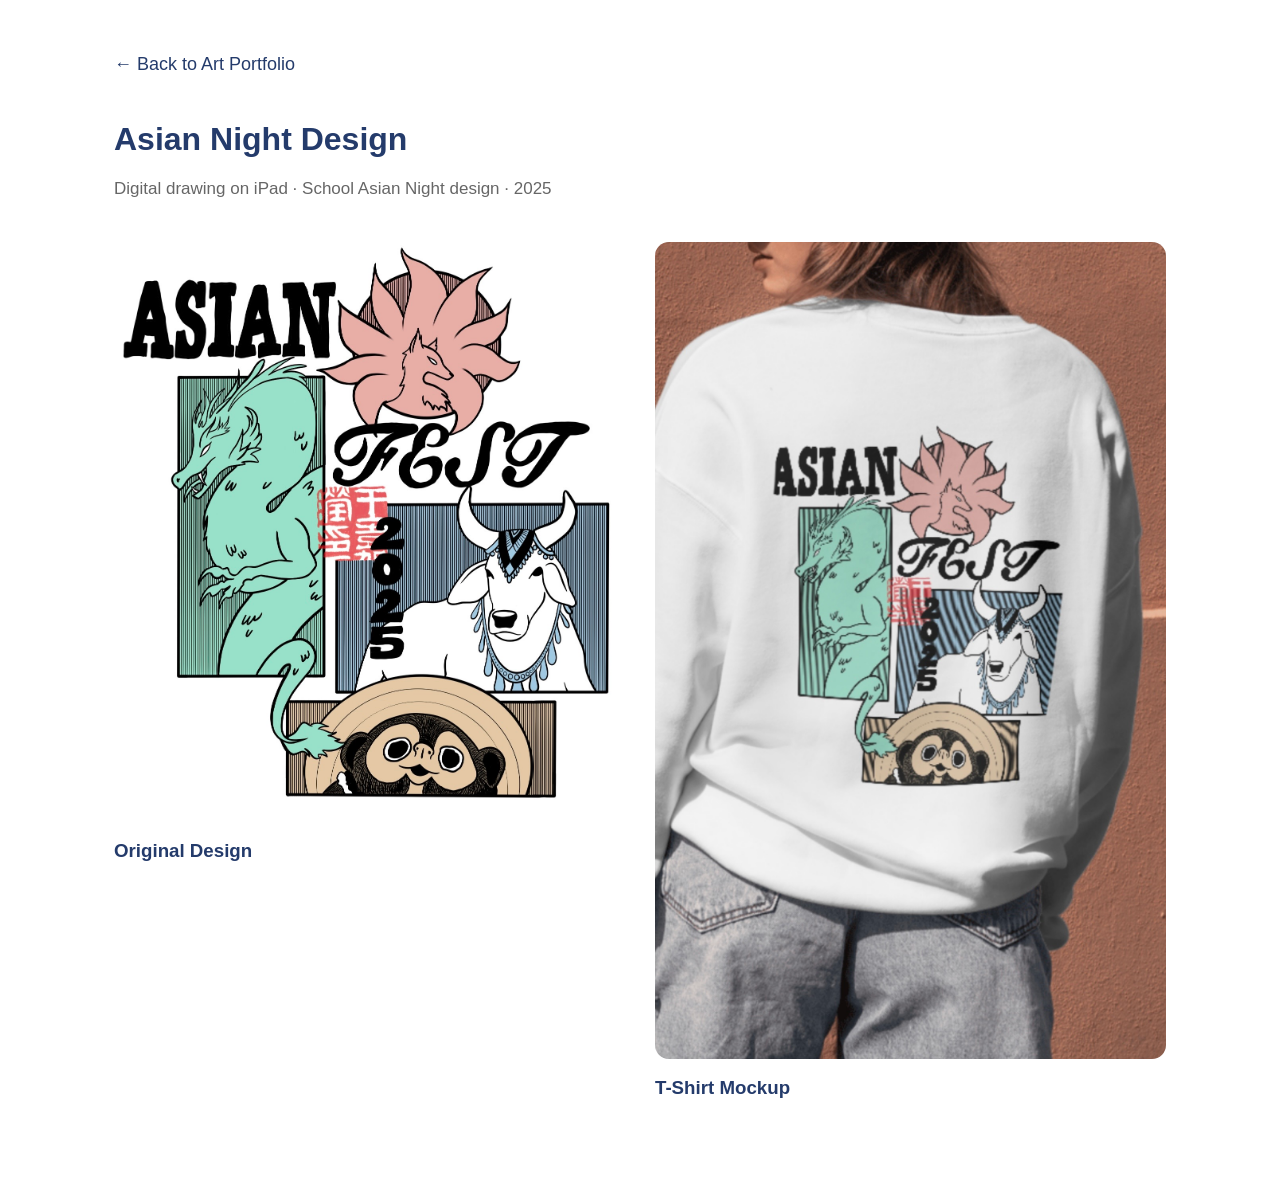
<file: asian-night.html>
<!DOCTYPE html>
<html lang="en">
<head>
  <meta charset="UTF-8">
  <meta name="viewport" content="width=device-width, initial-scale=1.0">

  <title>Asian Night Design | Lucy Wang</title>

  <link rel="stylesheet" href="style.css">

  <style>
    .project-page {
      max-width: 1100px;
      margin: 0 auto;
      padding: 50px 24px 80px;
    }

    .back-link {
      display: inline-block;
      margin-bottom: 35px;
      text-decoration: none;
      color: #243b6b;
      font-size: 18px;
    }

    .project-page h1 {
      color: #243b6b;
      margin-bottom: 10px;
    }

    .project-description {
      color: #666;
      margin-bottom: 40px;
      font-size: 17px;
    }

    .project-images {
      display: grid;
      grid-template-columns: 1fr 1fr;
      gap: 30px;
    }

    .project-image img {
      width: 100%;
      height: auto;
      display: block;
      border-radius: 14px;
    }

    .project-image h3 {
      margin-top: 14px;
      color: #243b6b;
    }

    @media (max-width: 700px) {
      .project-images {
        grid-template-columns: 1fr;
      }
    }
  </style>
</head>

<body>

  <main class="project-page">

    <a href="art.html" class="back-link">← Back to Art Portfolio</a>

    <h1>Asian Night Design</h1>

    <p class="project-description">
      Digital drawing on iPad · School Asian Night design · 2025
    </p>

    <div class="project-images">

      <div class="project-image">
        <img src="images/asian-night-design.jpg"
             alt="Original Asian Night design">
        <h3>Original Design</h3>
      </div>

      <div class="project-image">
        <img src="images/asian-night-shirt.jpg"
             alt="Asian Night design applied to a T-shirt">
        <h3>T-Shirt Mockup</h3>
      </div>

    </div>

  </main>

</body>
</html>
</file>
<file: style.css>
/* =====================================
   BASIC RESET
===================================== */

* {
  margin: 0;
  padding: 0;
  box-sizing: border-box;
}


html {
  scroll-behavior: smooth;
}


body {
  font-family:
    Arial,
    Helvetica,
    sans-serif;

  color: #17345c;
  background: #ffffff;

  line-height: 1.6;
}

/* ===== MOBILE MUSIC PHOTO FIX ===== */
@media (max-width: 680px) {

  .music-grid {
    grid-template-columns: 1fr !important;
  }

  .music-grid > img {
    width: 100% !important;
    height: auto !important;
    max-height: none !important;
    object-fit: contain !important;
    object-position: center !important;
  }

}
img {
  display: block;
  width: 100%;
}


a {
  text-decoration: none;
  color: inherit;
}



/* =====================================
   GENERAL LAYOUT
===================================== */

.section-container {
  width: min(1260px, 94%);
  margin: 0 auto;
}



/* =====================================
   HEADER
===================================== */

.site-header {
  background: rgba(255, 255, 255, 0.97);

  position: sticky;
  top: 0;

  z-index: 1000;

  border-bottom: 1px solid #e8edf4;
}


.nav-container {
  width: min(1180px, 92%);

  margin: auto;

  height: 56px;

  display: flex;

  justify-content: space-between;
  align-items: center;
}


.logo {
  font-size: 1.35rem;

  color: #123f72;

  font-weight: 500;

  letter-spacing: 0.3px;
}


.main-nav {
  display: flex;

  gap: 32px;
}


.main-nav a {
  font-size: 0.86rem;

  color: #17345c;

  position: relative;

  padding: 18px 0 14px;
}


.main-nav a::after {
  content: "";

  position: absolute;

  left: 0;
  bottom: 10px;

  height: 2px;
  width: 0;

  background: #3a79c9;

  transition: 0.3s;
}


.main-nav a:hover::after {
  width: 100%;
}



/* =====================================
   HERO
===================================== */

.hero {
  min-height: 430px;

  background-image:
    url("images/hero-volleyball.jpg");

  background-size: cover;

  background-position:
80% center;
  position: relative;

  display: flex;

  align-items: center;
}


.hero-overlay {
  position: absolute;

  inset: 0;

  background:
    linear-gradient(
      90deg,
      rgba(6, 48, 91, 0.93) 0%,
      rgba(8, 59, 108, 0.77) 38%,
      rgba(5, 51, 96, 0.22) 68%,
      rgba(5, 51, 96, 0.05) 100%
    );
}


.hero-content {
  width: min(1180px, 92%);

  margin: auto;

  position: relative;

  z-index: 2;

  color: white;
}


.hero h1 {
  font-size: clamp(3.2rem, 6vw, 5.6rem);

  font-weight: 400;

  letter-spacing: -2px;

  line-height: 1;
}


.hero-subtitle {
  margin-top: 18px;

  font-size: 1.08rem;

  letter-spacing: 4px;
}


.hero-description {
  width: min(520px, 90%);

  margin-top: 18px;

  font-size: 1.05rem;

  color: rgba(255, 255, 255, 0.93);
}


.hero-button {
  display: inline-block;

  margin-top: 26px;

  padding: 10px 25px;

  border: 1px solid white;

  border-radius: 30px;

  color: white;

  transition: 0.3s;
}


.hero-button:hover {
  background: white;

  color: #123f72;
}



/* =====================================
   ABOUT
===================================== */

.about-section {
  padding: 30px 0;

  background-image: url("images/about-background.png");
  background-size: cover;
  background-position: center right;
  background-repeat: no-repeat;
}


.about-grid {
  display: grid;

  grid-template-columns:
    240px 1fr 280px;

  gap: 28px;

  align-items: center;
}


.about-photo img {
  width: 100%;
  height: 300px;
  object-fit: contain;
  object-position: center top;
  border-radius: 7px;
  background: transparent;
   transform: translateX(-20px);
}


.section-label {
  font-size: 0.77rem;

  color: #4e89cc;

  letter-spacing: 3px;

  margin-bottom: 10px;

  font-weight: bold;
}


.about-content h2 {
  font-size: 2rem;

  font-weight: 400;

  margin-bottom: 14px;

  color: #123f72;
}


.about-content p {
  color: #58677a;

  max-width: 650px;
}


.about-quote {
  text-align: center;

  color: #2b69a9;

  padding: 30px;
}


.about-quote p {
  font-family:
    Georgia,
    serif;

  font-style: italic;

  font-size: 1.45rem;
}


.about-quote span {
  display: block;

  margin-top: 12px;

  font-size: 0.75rem;

  letter-spacing: 2px;

  text-transform: uppercase;
}



/* =====================================
   PORTFOLIO AREA
===================================== */

.portfolio-section {
  background: #f8fbff;

  padding: 35px 0 0;
}


.portfolio-grid {
  display: grid;

  grid-template-columns:
    repeat(2, 1fr);

  gap: 22px;
}


.portfolio-card {
  background: white;

  border:
    1px solid #dbe6f2;

  border-radius: 14px;

  padding: 20px;

  box-shadow:
    0 5px 18px
    rgba(18, 63, 114, 0.04);
}
/* ========================================
   MEDIA & RECOGNITION
======================================== */

.media-recognition {
  grid-column: 1 / -1;
  margin: 10px 0 4px;
  padding: 26px 20px 22px;

  background: #f6f9fd;
  border: 1px solid #dbe6f2;
  border-radius: 14px;
}


.media-heading {
  text-align: center;
  margin-bottom: 24px;
}


.media-heading span {
  display: block;

  color: #2f6fb4;
  font-size: 0.75rem;
  font-weight: 600;
  letter-spacing: 0.16em;

  margin-bottom: 7px;
}


.media-heading h2 {
  margin: 0 0 7px;

  color: #173d6b;
  font-size: 1.55rem;
  font-weight: 600;
}


.media-heading p {
  margin: 0;

  color: #6f7f92;
  font-size: 0.9rem;
  line-height: 1.5;
}


/* 3 media cards */
.media-grid {
  display: grid;
  grid-template-columns: repeat(3, 1fr);
  gap: 18px;
}


.media-card {
  overflow: hidden;

  background: #ffffff;
  border: 1px solid #dbe6f2;
  border-radius: 12px;

  transition: transform 0.25s ease,
              box-shadow 0.25s ease;
}


.media-card:hover {
  transform: translateY(-3px);
  box-shadow: 0 8px 22px rgba(30, 68, 110, 0.12);
}


.media-image {
  display: block;

  width: 100%;
  aspect-ratio: 4 / 3;
  object-fit: cover;
}


.media-content {
  padding: 15px 16px 17px;
}


.media-content h3 {
  margin: 0 0 7px;

  color: #173d6b;
  font-size: 1rem;
}


.media-content p {
  margin: 0 0 12px;

  color: #6f7f92;
  font-size: 0.82rem;
  line-height: 1.5;
}


.media-content .text-link {
  font-size: 0.82rem;
}


.recognition-label {
  color: #2f6fb4;
  font-size: 0.82rem;
  font-weight: 600;
}


/* PHONE / TABLET */
@media (max-width: 800px) {

  .media-grid {
    grid-template-columns: 1fr;
  }

  .media-recognition {
    padding: 22px 16px;
  }

  .media-heading h2 {
    font-size: 1.35rem;
  }

}

.card-heading > div {
  display: flex;

  gap: 13px;

  align-items: flex-start;

  margin-bottom: 18px;
}


.card-icon {
  width: 50px;
  height: 50px;
  min-width: 50px;
  display: flex;
  align-items: center;
  justify-content: center;
  color: #2f5ea7;
  flex-shrink: 0;
}

.card-icon svg {
  width: 100%;
  height: 100%;
  display: block;
}

.card-heading .card-icon-img {
  width: 50px !important;
  height: 50px !important;
  max-width: 50px !important;
  max-height: 50px !important;
  min-width: 50px !important;

  object-fit: contain !important;
  display: block !important;
  position: static !important;
  inset: auto !important;
  flex-shrink: 0 !important;
}
.card-heading h2 {
  font-size: 1.55rem;

  font-weight: 500;

  color: #123f72;
}


.card-heading p {
  color: #718096;

  font-size: 0.9rem;
}



/* =====================================
   VOLLEYBALL
===================================== */

.volleyball-grid {
  display: grid;

  grid-template-columns:
    1.3fr 1fr;

  gap: 12px;
}


.video-card {
  min-height: 250px;

  position: relative;

  overflow: hidden;

  border-radius: 8px;
}


.video-card img {
  width: 100%;
  height: 100%;

  object-fit: cover;

  position: absolute;

  inset: 0;
}


.video-dark-overlay {
  position: absolute;

  inset: 0;

  background:
    linear-gradient(
      180deg,
      transparent 45%,
      rgba(0, 0, 0, 0.65)
    );
}



.play-button {
  position: absolute;
  right: 18px;
  bottom: 18px;

  width: 60px;
  height: 60px;
  border-radius: 50%;

  background: rgba(255, 255, 255, 0.92);
  color: #123f72;

  display: flex;
  align-items: center;
  justify-content: center;

  font-size: 24px;
  line-height: 1;

  z-index: 3;
  box-shadow: 0 6px 18px rgba(0, 0, 0, 0.18);

  transition: background 0.2s ease,
              color 0.2s ease,
              transform 0.15s ease,
              box-shadow 0.2s ease;
}
.play-button span {
  display: block;
  transform: translateX(2px);
}
.video-card:hover .play-button {
  background: #2f5ea7;
  color: white;
  box-shadow: 0 8px 20px rgba(47, 94, 167, 0.28);
}
.video-card:active .play-button {
  transform: scale(0.92);
}
border: 2px solid rgba(255, 255, 255, 0.9);


.video-card:hover
.play-button {
  transform:
    translate(-50%, -50%)
    scale(1.1);
}


.video-caption {
  position: absolute;
  left: 20px;
  bottom: 18px;

  z-index: 3;

  font-family: Arial, Helvetica, sans-serif;
  color: white;
}

.video-caption strong {
  display: block;
  font-size: 1.15rem;
  font-weight: 600;
  line-height: 1.2;
  margin-bottom: 5px;
}

.video-caption span {
  display: block;
  font-size: 0.88rem;
  font-weight: 400;
  line-height: 1.3;
}

  color:
    rgba(255, 255, 255, 0.8);
}


.volleyball-secondary img {
  height: 165px;

  object-fit: cover;

  border-radius: 8px;
}


.sport-tags {
  display: grid;

  grid-template-columns:
    repeat(2, 1fr);

  gap: 8px;

  margin-top: 9px;
}


.sport-tag {
  background: #edf5ff;

  padding: 10px;

  border-radius: 7px;
}


.sport-tag strong {
  display: block;

  font-size: 0.84rem;

  color: #1c5796;
}


.sport-tag span {
  font-size: 0.7rem;

  color: #718096;
}

/* VOLLEYBALL HIGHLIGHT PLAY BUTTON */

.highlight-image {
  position: relative;
}

.highlight-play {
  position: absolute;

  left: 50%;
  top: 62%;

  transform: translate(-50%, -50%);

  width: 66px;
  height: 66px;

  border-radius: 50%;

  display: flex;
  align-items: center;
  justify-content: center;

  background: rgba(255, 255, 255, 0.94);

  color: #174f89;

  font-size: 27px;

  padding-left: 4px;

  box-shadow:
    0 5px 18px
    rgba(0, 0, 0, 0.24);

  transition:
    transform 0.2s ease,
    background 0.2s ease;
}

.achievement-highlight:hover .highlight-play {
  transform:
    translate(-50%, -50%)
    scale(1.1);

  background: #ffffff;
}

/* =====================================
   ART
===================================== */

/* ART GALLERY */

#art {
  grid-column: 1 / -1;
}

.art-grid {
  display: grid;
  grid-template-columns: repeat(8, minmax(0, 1fr));
  gap: 12px;
  width: 100%;
}

.art-grid img {
  width: 100%;
  height: 180px;
  object-fit: contain;
  border-radius: 6px;
  transition: 0.3s;
}

.art-grid img:hover {
  transform: translateY(-4px);
  box-shadow: 0 8px 20px rgba(0, 0, 0, 0.1);
}


.text-link {
  display: inline-block;

  margin-top: 15px;

  font-size: 0.9rem;

  color: #3779c3;
}



/* =====================================
   MUSIC
===================================== */

.music-grid {
  display: grid;
  grid-template-columns: 1.15fr 0.85fr;
  gap: 12px;
}

.music-grid > img {
  order: 2;
}

.music-grid .certificate-card {
  order: 1;
}

.music-grid > img {
  height: 220px;

  object-fit: cover;

  border-radius: 8px;
}


.certificate-card {
  position: relative;
  height: 220px;
  border-radius: 8px;
  overflow: hidden;
}


.certificate-card img {
    width: 100%;
    height: 205px;
    object-fit: contain;
    object-position: top center;
}

.certificate-caption {
  position: absolute;

  bottom: 0;
  left: 0;
  right: 0;

  background:transparent;
  text-align: center;
  padding: 10px;
  transform: translateY(8px);
}


.certificate-caption strong {
  display: block;

  color: #123f72;
}


.certificate-caption span {
  font-size: 0.75rem;

  color: #6e7d8f;
}



/* =====================================
   LEADERSHIP
===================================== */

.leadership-grid {
  display: grid;

  grid-template-columns:
    repeat(2, 1fr);

  gap: 12px;
}


.mini-card {
  overflow: hidden;

  border:
    1px solid #e2eaf2;

  border-radius: 8px;

  background: #fafcff;
}


.mini-card img {
  height: 140px;

  object-fit: cover;
}


.mini-card-content {
  padding: 13px;
}


.mini-card h3 {
  color: #174f89;

  font-size: 0.92rem;

  margin-bottom: 5px;
}


.mini-card p {
  font-size: 0.8rem;

  color: #718096;
}


/* =====================================
   FOOTER
===================================== */

footer {
  padding: 20px;

  background: #123f72;

  color:
    rgba(255,255,255,0.8);

  text-align: center;

  font-size: 0.78rem;
}



/* =====================================
   TABLET / MOBILE
===================================== */

@media (max-width: 900px) {

  .main-nav {
    gap: 15px;
  }


  .about-grid {
    grid-template-columns:
      180px 1fr;
  }


  .about-quote {
    grid-column:
      1 / -1;
  }


  .portfolio-grid {
    grid-template-columns: 1fr;
  }


  .contact-grid {
    grid-template-columns:
      repeat(2, 1fr);
  }

}



@media (max-width: 680px) {

  .nav-container {
    height: auto;

    padding: 15px 0;

    flex-direction: column;

    gap: 10px;
  }


  .main-nav {
    flex-wrap: wrap;

    justify-content: center;

    gap: 8px 18px;
  }


  .main-nav a {
    padding: 4px 0;

    font-size: 0.82rem;
  }


  .main-nav a::after {
    bottom: 0;
  }


  .hero {
    min-height: 470px;

    background-position:
      60% center;
  }


  .hero h1 {
    font-size: 3rem;
  }


  .hero-subtitle {
    font-size: 0.75rem;

    letter-spacing: 2px;
  }


  .hero-description {
    font-size: 0.9rem;

    width: 75%;
  }


  .about-grid {
    grid-template-columns: 1fr;
  }


  .about-photo {
    max-width: 270px;

    margin: auto;
  }


  .about-content {
    text-align: center;
  }


  .about-quote {
    padding: 10px;
  }


  .volleyball-grid {
    grid-template-columns: 1fr;
  }


  .video-card {
    min-height: 280px;
  }


  .art-grid {
    grid-template-columns:
      repeat(2, 1fr);
  }


  .art-grid img {
    height: 210px;
  }


  .music-grid {
    grid-template-columns: 1fr;
  }

 .music-grid > img {
  width: 100%;
  height: auto;
  max-height: none;
  object-fit: contain;
  object-position: center;
  border-radius: 8px;
}
  .leadership-grid {
    grid-template-columns: 1fr;
  }


  .contact-grid {
    grid-template-columns:
      repeat(2, 1fr);

    gap: 10px;
  }

}
.contact-grid {
    grid-template-columns:
        repeat(2, 1fr);

    gap: 10px;
}

#about,
#volleyball,
#art,
#music,
#leadership,
#contact {
    scroll-margin-top: 90px;
}
html {
  scroll-behavior: smooth;
  scroll-padding-top: 110px;
}

body {
  margin: 0;
  padding: 0;
}

#home {
  scroll-margin-top: 110px;
}
/* =========================
   MOBILE NAV FIX
   ========================= */
@media (max-width: 768px) {

  header {
    padding: 20px 12px 14px;
  }

  .logo,
  .site-title {
    font-size: 2rem;
    margin-bottom: 14px;
  }

  nav ul {
    display: flex;
    flex-wrap: wrap;
    justify-content: center;
    gap: 10px 18px;
    padding: 0;
    margin: 0;
  }

  nav li {
    margin: 0;
  }

  nav a {
    font-size: 1rem;
    white-space: nowrap;
  }
}
/* Fix volleyball icon size */
.card-heading .card-icon-img {
  width: 50px !important;
  height: 50px !important;
  max-width: 50px !important;
  max-height: 50px !important;
  min-width: 50px;
  object-fit: contain;
  display: block;
  position: static !important;
  inset: auto !important;
  flex-shrink: 0;
}
/* Keep Media & Recognition visible when jumping to Music */
#music {
  scroll-margin-top: 430px;
}
/* ========================================
   NAVIGATION SCROLL ADJUSTMENT
======================================== */

#music {
  scroll-margin-top: 430px;
}

@media (max-width: 800px) {
  #music {
    scroll-margin-top: 180px;
  }
}
/* ==============================
   CONTACT / LET'S CONNECT
   ============================== */

.contact-section {
  background-image: url("images/misty_blue_mountain_panorama.png");
  background-size: cover;
  background-position: center;
  background-repeat: no-repeat;

  padding: 45px 20px 50px;
  position: relative;
}

.contact-container {
  max-width: 1050px;
  margin: 0 auto;
}

.contact-section h2 {
  margin: 0 0 8px;
  font-size: 30px;
  color: #173b70;
}

.contact-subtitle {
  margin: 0 0 24px;
  font-size: 15px;
  color: #657184;
}

/* 4 cards in one row */
.contact-links {
  display: grid;
  grid-template-columns: repeat(4, 1fr);
  gap: 14px;
}

/* Smaller contact cards */
.contact-card {
  min-height: 105px;
  padding: 16px 10px 14px;
  background: rgba(255, 255, 255, 0.92);
  border-radius: 14px;

  display: flex;
  flex-direction: column;
  align-items: center;
  justify-content: center;

  text-decoration: none;
  color: #173b70;

  box-shadow: 0 3px 12px rgba(25, 60, 100, 0.08);

  transition: transform 0.2s ease,
              box-shadow 0.2s ease;
}

.contact-card:hover {
  transform: translateY(-3px);
  box-shadow: 0 6px 18px rgba(25, 60, 100, 0.14);
}

.contact-card h3 {
  margin: 7px 0 3px;
  font-size: 16px;
  color: #173b70;
}

.contact-card p {
  margin: 0;
  font-size: 13px;
  color: #64748b;
}


/* Real brand logos */
.contact-logo-img {
  width: 30px;
  height: 30px;
  object-fit: contain;
  display: block;
}


/* Email icon */
.email-logo {
  width: 30px;
  height: 30px;

  display: flex;
  align-items: center;
  justify-content: center;

  font-size: 24px;
  color: #2967b2;
}


/* Tablet */
@media (max-width: 800px) {

  .contact-links {
    grid-template-columns: repeat(2, 1fr);
  }

}


/* Phone */
@media (max-width: 480px) {

  .contact-section {
    padding: 30px 16px 34px;
  }

  .contact-section h2 {
    font-size: 26px;
  }

  .contact-links {
    gap: 10px;
  }

  .contact-card {
    min-height: 100px;
  }

}
/* =========================
   LET'S CONNECT SECTION
   ========================= */
.contact-section {
  background-image: url("images/misty_blue_mountain_panorama.png");
  background-size: cover;
  background-position: center;
  background-repeat: no-repeat;
  padding: 45px 20px 50px;
  position: relative;
}

.contact-overlay {
  background: rgba(255, 255, 255, 0.28);
  padding: 10px 0;
}
.contact-container {
  max-width: 1100px;
  margin: 0 auto;
  text-align: center;
}

.contact-section h2 {
  margin: 0 0 8px;
  font-size: 34px;
  color: #173b70;
  font-weight: 700;
}

.contact-subtitle {
  margin: 0 0 26px;
  font-size: 15px;
  color: #5f6f84;
}

.contact-links {
  display: grid;
  grid-template-columns: repeat(4, 1fr);
  gap: 18px;
  align-items: stretch;
}

.contact-card {
  background: rgba(255, 255, 255, 0.92);
  border-radius: 16px;
  padding: 18px 14px;
  text-decoration: none;
  color: #173b70;
  box-shadow: 0 4px 14px rgba(32, 72, 120, 0.10);
  transition: transform 0.2s ease, box-shadow 0.2s ease;

  display: flex;
  flex-direction: column;
  align-items: center;
  justify-content: center;
  min-height: 120px;
}

.contact-card:hover {
  transform: translateY(-3px);
  box-shadow: 0 8px 18px rgba(32, 72, 120, 0.16);
}

.contact-card h3 {
  margin: 8px 0 4px;
  font-size: 16px;
  font-weight: 700;
  color: #173b70;
}

.contact-card p {
  margin: 0;
  font-size: 13px;
  color: #6b7a8f;
}

/* 关键：强制把小图标固定成统一尺寸 */
.contact-card .contact-logo-img {
  width: 34px !important;
  height: 34px !important;
  max-width: 34px !important;
  max-height: 34px !important;
  min-width: 34px !important;
  min-height: 34px !important;
  object-fit: contain !important;
  display: block !important;
  margin: 0 auto 6px !important;
}

/* Email 小图标 */
.email-icon {
  width: 34px;
  height: 34px;
  display: flex;
  align-items: center;
  justify-content: center;
  font-size: 30px;
  line-height: 1;
  color: #2f67b2;
  margin-bottom: 6px;
}

/* 平板 */
@media (max-width: 900px) {
  .contact-links {
    grid-template-columns: repeat(2, 1fr);
  }
}

/* 手机 */
@media (max-width: 520px) {
  .contact-section {
    padding: 36px 16px 40px;
  }

  .contact-section h2 {
    font-size: 28px;
  }

  .contact-links {
    grid-template-columns: 1fr 1fr;
    gap: 12px;
  }

  .contact-card {
    min-height: 110px;
    padding: 16px 10px;
  }
}
/* Fix anchor position on mobile */
@media (max-width: 768px) {
  #home,
  #about,
  #volleyball,
  #art,
  #music,
  #leadership,
  #contact {
    scroll-margin-top: 90px;
  }
}


/* Art Gallery - View More Art link aligned right */
#art .text-link {
  display: block;
  width: fit-content;
  margin-top: 15px;
  margin-left: auto;
  margin-right: 0;
  text-align: right;
}


/* Art Gallery - View More Art hover effect */
#art .text-link {
  transition: transform 0.25s ease, color 0.25s ease;
}

#art .text-link:hover {
  transform: translateX(4px) scale(1.06);
  color: #245a9e;
}
.art-card a {
  text-decoration: none;
  color: inherit;
}
.asian-night-thumb {
  object-fit: cover;
  object-position: center 48%;
  transform: scale(1.18);
}
/* Community Service heading */
#service .card-heading {
    display: flex;
    align-items: flex-start;
    gap: 16px;
}

#service .card-heading > div:last-child {
    display: block;
}

#service .card-heading h2 {
    margin: 0 0 6px 0;
}

#service .card-heading p {
    margin: 0;
}
#service .service-grid {
    display: grid;
    grid-template-columns: repeat(2, minmax(0, 1fr));
    gap: 18px;
    width: 100%;
}

#service .service-card {
    min-width: 0;
    width: 100%;
    box-sizing: border-box;
}

/* 最下面蓝色版权条必须占整行 */
footer {
  width: 100%;
  grid-column: 1 / -1;
  clear: both;
}

/* Leadership + Community Service 稍微缩窄并居中 */
#leadership,
#service {
  width: 100%;
  margin-left: auto;
  margin-right: auto;
}
/* Music + Contact unified mountain background */
.music-contact-row {
  grid-column: 1 / -1;
  display: grid;
  grid-template-columns: 1fr 1fr;
  gap: 0;

  background-image: url("images/misty_blue_mountain_panorama.png");
  background-size: cover;
  background-position: center;
  background-repeat: no-repeat;

  border-radius: 14px;
  overflow: hidden;
}

.music-contact-row #music {
  background: rgba(255,255,255,0.45) !important;
  border: none !important;
  border-radius: 0 !important;
  margin: 0;
}

.music-contact-row #contact {
  background: rgba(255,255,255,0.18) !important;
  background-image: none !important;
  border-radius: 0 !important;
  margin: 0;
}

.music-contact-row .contact-overlay {
  background: transparent !important;
}

#leadership .mini-card:nth-child(2) img {
  object-fit: contain !important;
  background: #f8fbff;
}
.music-contact-row {
  background: url("images/misty_blue_mountain_panorama.png") center / cover no-repeat !important;
}

.music-contact-row #music,
.music-contact-row #contact {
  background-color: rgba(255,255,255,0.35) !important;
  background-image: none !important;
  border: none !important;
}
/* =====================================
   MUSIC + CONTACT — ONE BACKGROUND
===================================== */

.music-contact-row {
  grid-column: 1 / -1;

  display: grid;
  grid-template-columns: 1fr 1fr;
  gap: 0;

  width: 100%;

  background-image: url("images/misty_blue_mountain_panorama.png");
  background-size: cover;
  background-position: center;
  background-repeat: no-repeat;

  border-radius: 14px;
  overflow: hidden;
}


/* LEFT — MUSIC */
.music-contact-row #music {
  margin: 0;

  background: rgba(255, 255, 255, 0.38) !important;

  border: none !important;
  border-radius: 0 !important;
  box-shadow: none !important;

  padding: 28px;
}


/* RIGHT — LET'S CONNECT */
.music-contact-row #contact {
  margin: 0;

  background: rgba(255, 255, 255, 0.18) !important;
  background-image: none !important;

  border: none !important;
  border-radius: 0 !important;

  padding: 28px;
}


/* Remove old overlay background */
.music-contact-row .contact-overlay {
  background: transparent !important;
  padding: 0;
}


/* Keep contact content centered */
.music-contact-row .contact-container {
  width: 100%;
  max-width: none;
  margin: 0 auto;
  text-align: center;
}


/* Mobile */
@media (max-width: 800px) {

  .music-contact-row {
    grid-template-columns: 1fr;
  }

  .music-contact-row #music,
  .music-contact-row #contact {
    padding: 22px;
  }

}
/* Remove blank space below footer */
.portfolio-section {
  padding-bottom: 0 !important;
}

footer {
  margin-bottom: 0 !important;
}

body,
html {
  margin-bottom: 0 !important;
  padding-bottom: 0 !important;
}
/* MUSIC + CONTACT — full screen mountain background */

.music-contact-row {
  width: 100vw !important;
  max-width: none !important;

  margin-left: calc(50% - 50vw) !important;
  margin-right: calc(50% - 50vw) !important;

  padding-left: max(4vw, calc((100vw - 1180px) / 2)) !important;
  padding-right: max(4vw, calc((100vw - 1180px) / 2)) !important;

  background-image: url("images/misty_blue_mountain_panorama.png") !important;
  background-size: cover !important;
  background-position: center !important;
  background-repeat: no-repeat !important;

  border-radius: 0 !important;
}
/* Mountain section touches footer */
.music-contact-row {
  margin-bottom: 0 !important;
}

footer {
  margin-top: 0 !important;
}
#highlights {
  scroll-margin-top: 90px;
}
/* Final footer spacing fix */
.music-contact-row {
  margin-bottom: 0 !important;
}

.portfolio-section {
  padding-bottom: 0 !important;
}

footer {
  margin: 0;
  width: 100%;
}
/* Remove white overlay from Music + Contact */
.music-contact-row #music,
.music-contact-row #contact {
  background: transparent !important;
}

.music-contact-row .contact-overlay {
  background: transparent !important;
}
#service {
  scroll-margin-top: 90px;
}

#music {
  scroll-margin-top: 90px !important;
}
/* =====================================
   MOBILE FIX — Leadership + Service
===================================== */

@media (max-width: 800px) {

  /* Leadership & Academics */
  #leadership .leadership-grid {
    grid-template-columns: 1fr !important;
  }

  #leadership .mini-card {
    width: 100% !important;
  }

  #leadership .mini-card img {
    width: 100% !important;
    height: auto !important;
    max-height: none !important;
    object-fit: cover;
  }


  /* Community Service */
  #service .service-grid {
    grid-template-columns: 1fr !important;
  }

  #service .service-item {
    width: 100% !important;
    grid-template-columns: 1fr !important;
  }

  #service .service-item img {
    width: 100% !important;
    height: auto !important;
    object-fit: cover;
  }

}

/* ==================================================
   VOLLEYBALL ACHIEVEMENTS — FINAL VERSION
================================================== */

#volleyball-achievements {
  width: 100%;
  margin: 0;
  padding: 28px 0;
  background: #f8fbff;
  scroll-margin-top: 90px;
}

#volleyball-achievements .section-container {
  width: min(1260px, 94%);
  margin: 0 auto;

  background: #ffffff;

  border: 1px solid #dbe6f2;
  border-radius: 14px;

  padding: 20px;

  box-shadow:
    0 5px 18px
    rgba(18, 63, 114, 0.04);
}
/* VOLLEYBALL MAIN HEADER */

.volleyball-main-heading {
  margin-bottom: 20px;
}

.volleyball-main-heading .card-icon svg {
  width: 100%;
  height: 100%;

  fill: none;
  stroke: currentColor;

  stroke-width: 3;
  stroke-linecap: round;
  stroke-linejoin: round;
}

/* ==================================================
   TOP HIGHLIGHTS
================================================== */

.achievement-stats {
  display: grid;
  grid-template-columns: 1fr 1fr 1.3fr;

  margin: 0 0 26px;
  padding: 0;

  background: #f4f8fc;

  border-top: 1px solid #dce5ef;
  border-bottom: 1px solid #dce5ef;
}


.achievement-stat {
  min-width: 0;
  min-height: 88px;

  display: flex;
  align-items: center;

  gap: 16px;

  padding: 16px 24px;

  position: relative;
}


/* Vertical divider */

.achievement-stat:not(:last-child)::after {
  content: "";

  position: absolute;

  right: 0;
  top: 22%;

  width: 1px;
  height: 56%;

  background: #ccd7e4;
}


/* ==================================================
   LINE ICONS
================================================== */

.achievement-symbol {
  width: 48px;
  height: 48px;

  min-width: 48px;

  display: flex;
  align-items: center;
  justify-content: center;

  color: #123f72;
}


.achievement-symbol svg {
  display: block;

  width: 44px;
  height: 44px;

  fill: none;
  stroke: currentColor;

  stroke-width: 2.4;
  stroke-linecap: round;
  stroke-linejoin: round;
}


.achievement-symbol svg * {
  fill: none;
  stroke: currentColor;
}


/* ==================================================
   TOP TEXT
================================================== */

.achievement-stat-text {
  min-width: 0;
}


.achievement-stat strong {
  display: block;

  margin: 0;

  color: #12345f;

  font-size: 16px;
  font-weight: 700;

  line-height: 1.25;
}


.achievement-stat span {
  display: block;

  margin-top: 4px;

  color: #59687a;

  font-size: 13px;

  line-height: 1.3;
}


/* ==================================================
   SECTION HEADING
================================================== */

.achievement-heading {
  display: grid;
  grid-template-columns: 1fr 1.25fr;

  align-items: center;

  gap: 35px;

  margin: 0 0 18px;
}


..achievement-heading h2 {
  margin: 0;

  color: #123f72;

  font-family:
    Arial,
    Helvetica,
    sans-serif;

  font-size: 1.55rem;
  font-weight: 500;

  line-height: 1.2;
}


.achievement-heading p {
  margin: 0;

  text-align: right;

  color: #718096;

  font-family:
    Arial,
    Helvetica,
    sans-serif;

  font-size: 0.9rem;
  font-style: normal;

  line-height: 1.5;
}

/* ==================================================
   THREE ACHIEVEMENT CARDS
================================================== */

.achievement-grid {
  display: grid;

  grid-template-columns:
    repeat(4, minmax(0, 1fr));

  gap: 14px;
}


.achievement-card {
  min-width: 0;

  overflow: hidden;

  background: #ffffff;

  border: 1px solid #d7e1ec;

  border-radius: 8px;

  box-shadow:
    0 3px 10px rgba(18, 63, 114, 0.05);
}


/* ==================================================
   PHOTOS
================================================== */

.achievement-card img {
  display: block;

  width: 100%;
  height: 190px;

  object-fit: cover;

  /* Default position for photo 2 and photo 3 */
  object-position: center center;
}


/* First AAU photo:
   move crop upward so Lucy's whole face is visible */

.achievement-grid .achievement-card:first-child img {
  width: 100%;
  height: 190px;
  object-fit: contain;
  object-position: center center;
  background: #f8fafc;
}

/* ==================================================
   CARD CAPTIONS
================================================== */

.achievement-card-copy {
  min-height: 88px;

  padding: 12px 14px 14px;

  text-align: center;

  background: #ffffff;
}


.achievement-card-copy h3 {
  margin: 0;

  color: #12345f;

  font-family: Georgia, "Times New Roman", serif;

  font-size: 17px;
  font-weight: 700;

  line-height: 1.2;
}


.achievement-card-copy p {
  margin: 7px 0 0;

  color: #59687a;

  font-family: Georgia, "Times New Roman", serif;

  font-size: 13px;

  line-height: 1.3;
}


.achievement-card-copy p span {
  display: inline;

  padding: 0 7px;
}


/* ==================================================
   TABLET / PHONE
================================================== */

@media (max-width: 800px) {

  .achievement-stats {
    grid-template-columns: 1fr;
  }


  .achievement-stat:not(:last-child)::after {
    top: auto;

    left: 20px;
    right: 20px;
    bottom: 0;

    width: auto;
    height: 1px;
  }


  .achievement-heading {
    grid-template-columns: 1fr;

    gap: 8px;
  }


  .achievement-heading p {
    text-align: left;
  }


  .achievement-grid {
    grid-template-columns: 1fr;
  }


  .achievement-card img {
    height: 220px;
  }


  .achievement-card:first-child img {
    object-position: center 20%;
  }

}


/* =========================================
   ENGINEERING & DESIGN
========================================= */

.engineering-section {
  padding: 55px 0 60px;
  background:
    linear-gradient(
      180deg,
      #f8fbff 0%,
      #ffffff 45%,
      #f8fbff 100%
    );
  scroll-margin-top: 90px;
}


/* ---------- HEADING ---------- */

.engineering-heading {
  max-width: 760px;
  margin: 0 auto 35px;
  text-align: center;
}

.engineering-heading h2 {
  margin: 4px 0 10px;
  color: #173d6b;
  font-family: Arial, Helvetica, sans-serif;
  font-size: 1.7rem;
  font-weight: 600;
  line-height: 1.25;
}

.engineering-heading > p:last-child {
  max-width: 680px;
  margin: 0 auto;
  color: #6b7b8e;
  font-size: 0.95rem;
  line-height: 1.7;
}


/* =========================================
   THREE FEATURED PROJECTS
========================================= */

.engineering-featured {
  display: grid;
  grid-template-columns: repeat(3, minmax(0, 1fr));
  gap: 22px;
  align-items: stretch;
}

.engineering-project {
  overflow: hidden;
  background: #ffffff;
  border: 1px solid #dbe6f2;
  border-radius: 14px;
  box-shadow: 0 5px 18px rgba(18, 63, 114, 0.06);

  transition:
    transform 0.25s ease,
    box-shadow 0.25s ease;
}

.engineering-project:hover {
  transform: translateY(-4px);
  box-shadow: 0 10px 26px rgba(18, 63, 114, 0.12);
}


/* ---------- MAIN PROJECT IMAGE ---------- */

.engineering-main-image {
  height: 245px;
  padding: 12px;
  background: #f7f9fc;

  display: flex;
  align-items: center;
  justify-content: center;
}

.engineering-main-image img {
  width: 100%;
  height: 100%;
  object-fit: contain;
}

.engineering-main-image video {
  width: 100%;
  height: 100%;
  object-fit: contain;
  display: block;
}

/* ---------- TECHNICAL DRAWING THUMBNAILS ---------- */

.engineering-thumbnails {
  display: grid;
  grid-template-columns: repeat(2, 1fr);
  gap: 8px;

  padding: 8px 12px 0;
}

.engineering-thumbnails img {
  width: 100%;
  height: 82px;
  padding: 4px;

  object-fit: contain;

  background: #ffffff;
  border: 1px solid #e1e8f0;
  border-radius: 6px;
}


/* ---------- PROJECT TEXT ---------- */

.engineering-project-copy {
  padding: 16px 18px 20px;
}

.engineering-project-copy h3 {
  margin: 0 0 7px;

  color: #173d6b;
  font-size: 1.05rem;
  font-weight: 600;
}

.engineering-project-copy p {
  margin: 0;

  color: #718096;
  font-size: 0.82rem;
  line-height: 1.6;
}


/* =========================================
   26 SECOND ENGINEERING VIDEO
========================================= */

.engineering-reel {
  margin-top: 34px;
  padding: 24px;

  display: grid;
  grid-template-columns: 0.75fr 1.25fr;
  gap: 30px;
  align-items: center;

  background: #eef4fa;
  border: 1px solid #d7e3ef;
  border-radius: 16px;
}

.engineering-reel-text {
  padding: 10px 8px 10px 10px;
}

.engineering-reel-label {
  display: block;

  margin-bottom: 8px;

  color: #3a79c9;
  font-size: 0.72rem;
  font-weight: 700;
  letter-spacing: 0.16em;
}

.engineering-reel-text h3 {
  margin: 0 0 10px;

  color: #173d6b;
  font-family: Georgia, "Times New Roman", serif;
  font-size: 1.65rem;
  font-weight: 400;
}

.engineering-reel-text p {
  margin: 0;

  color: #69798c;
  font-size: 0.88rem;
  line-height: 1.65;
}


/* ---------- VIDEO ---------- */

.engineering-video {
  overflow: hidden;

  background: #ffffff;
  border-radius: 12px;

  box-shadow:
    0 5px 18px
    rgba(18, 63, 114, 0.10);
}

.engineering-video video {
  display: block;

  width: 100%;
  max-height: 390px;

  background: #eaf0f6;
}


/* =========================================
   MORE CAD PROJECTS
========================================= */

.engineering-more {
  margin-top: 38px;
}

.engineering-more-heading {
  margin-bottom: 20px;
  text-align: center;
}

.engineering-more-heading h3 {
  margin: 0 0 5px;

  color: #173d6b;
  font-family: Georgia, "Times New Roman", serif;
  font-size: 1.65rem;
  font-weight: 400;
}

.engineering-more-heading p {
  margin: 0;

  color: #788697;
  font-size: 0.86rem;
}


/* ---------- SMALL PROJECT GRID ---------- */

.engineering-more-grid {
  display: grid;
  grid-template-columns: repeat(6, minmax(0, 1fr));
  gap: 12px;
}

.engineering-more-grid figure {
  margin: 0;

  overflow: hidden;

  background: #ffffff;
  border: 1px solid #dbe6f2;
  border-radius: 10px;

  transition:
    transform 0.25s ease,
    box-shadow 0.25s ease;
}

.engineering-more-grid figure:hover {
  transform: translateY(-3px);

  box-shadow:
    0 7px 18px
    rgba(18, 63, 114, 0.10);
}

.engineering-more-grid img {
  width: 100%;
  height: 125px;

  padding: 7px;

  object-fit: contain;

  background: #f8fafc;
}

.engineering-more-grid figcaption {
  padding: 9px 6px 11px;

  color: #355777;

  font-size: 0.72rem;
  font-weight: 600;
  line-height: 1.3;

  text-align: center;
}


/* =========================================
   ENGINEERING TABLET
========================================= */

@media (max-width: 900px) {

  .engineering-featured {
    grid-template-columns: repeat(2, 1fr);
  }

  .engineering-reel {
    grid-template-columns: 1fr;
  }

  .engineering-more-grid {
    grid-template-columns: repeat(3, 1fr);
  }

}


/* =========================================
   ENGINEERING PHONE
========================================= */

@media (max-width: 600px) {

  .engineering-section {
    padding: 40px 0 45px;
  }

  .engineering-heading {
    margin-bottom: 26px;
  }

  .engineering-heading h2 {
    font-size: 1.4rem;
  }

  .engineering-featured {
    grid-template-columns: 1fr;
  }

  .engineering-main-image {
    height: 235px;
  }

  .engineering-reel {
    padding: 17px;
    gap: 18px;
  }

  .engineering-reel-text {
    text-align: center;
  }

  .engineering-reel-text h3 {
    font-size: 1.4rem;
  }

  .engineering-more-grid {
    grid-template-columns: repeat(2, 1fr);
  }

  .engineering-more-grid img {
    height: 120px;
  }

}

/* =========================================
   LEADERSHIP & ACADEMICS
========================================= */

.leadership-academics {
  grid-column: 1 / -1;

  padding: 28px 20px 30px;

  background:
    linear-gradient(
      180deg,
      #f3f8fd 0%,
      #f8fbff 100%
    );

  border: 1px solid #dbe6f2;
  border-radius: 14px;

  scroll-margin-top: 100px;
}


/* =========================================
   MAIN HEADING
========================================= */

.leadership-main-heading {
  display: flex;
  align-items: flex-start;
  gap: 14px;

  margin-bottom: 24px;
}

.leadership-icon {
  width: 50px;
  height: 50px;
  min-width: 50px;

  display: flex;
  align-items: center;
  justify-content: center;

  color: #2f5ea7;
}

.leadership-icon svg {
  width: 46px;
  height: 46px;
  display: block;
}

.leadership-main-heading .section-label {
  margin-bottom: 4px;
}

.leadership-main-heading h2 {
  margin: 0 0 7px;

  color: #123f72;

  font-family:
    Arial,
    Helvetica,
    sans-serif;

  font-size: 1.55rem;
  font-weight: 500;

  line-height: 1.25;
}

.leadership-intro {
  max-width: 880px;

  margin: 0;

  color: #718096;

  font-size: 0.9rem;
  line-height: 1.5;
}


/* =========================================
   THREE MAIN CARDS
========================================= */

.leadership-academics-grid {
  display: grid;

  grid-template-columns:
    repeat(3, minmax(0, 1fr));

  gap: 16px;

  align-items: stretch;
}

.la-card {
  overflow: hidden;

  background: #ffffff;

  border: 1px solid #dfe8f1;
  border-radius: 11px;

  box-shadow:
    0 4px 14px
    rgba(20, 60, 100, 0.06);

  transition:
    transform 0.25s ease,
    box-shadow 0.25s ease;
}

.la-card:hover {
  transform: translateY(-3px);

  box-shadow:
    0 8px 20px
    rgba(20, 60, 100, 0.11);
}

.la-card > img {
  width: 100%;
  height: 190px;
  object-fit: cover;
}
/* Leadership middle photo - show full image */

.leadership-academics-grid .la-card:nth-child(2) > img {
  object-fit: contain;
  object-position: center;
  background: #f8fafc;
}
.la-card-content {
  padding: 15px 16px 18px;
}

.la-label {
  display: block;

  margin-bottom: 7px;

  color: #3176c5;

  font-size: 0.68rem;
  font-weight: 700;

  letter-spacing: 0.16em;
}

.la-card h3 {
  margin: 0 0 8px;

  color: #173d6b;

  font-family:
    Arial,
    Helvetica,
    sans-serif;

  font-size: 1.05rem;
  font-weight: 600;

  line-height: 1.3;
}

.la-card-content p {
  margin: 0;

  color: #6c7c8f;

  font-size: 0.8rem;
  line-height: 1.5;
}

.la-subtitle {
  margin-bottom: 8px !important;

  color: #526a82 !important;

  font-weight: 600;
}


/* =========================================
   AWARDS & HONORS ROW
========================================= */

.awards-honors-row {
  margin-top: 22px;

  padding: 18px;

  display: grid;

  grid-template-columns:
    0.85fr 1.25fr 1.25fr;

  gap: 18px;

  align-items: stretch;

  background: #ffffff;

  border: 1px solid #dbe6f2;
  border-radius: 12px;
}


/* LEFT AWARDS TITLE */

.awards-heading {
  display: flex;
  align-items: flex-start;

  gap: 12px;

  padding: 10px 6px;
}

.awards-icon {
  width: 44px;
  height: 44px;
  min-width: 44px;

  display: flex;
  align-items: center;
  justify-content: center;

  color: #2f5ea7;
}

.awards-icon svg {
  width: 42px;
  height: 42px;
  display: block;
}

.awards-heading h3 {
  margin: 0 0 7px;

  color: #173d6b;

  font-size: 1.05rem;
  font-weight: 600;
}

.awards-heading p {
  margin: 0;

  color: #718096;

  font-size: 0.8rem;
  line-height: 1.5;
}


/* CERTIFICATE CARDS */

.award-certificate {
  overflow: hidden;

  background: #f9fbfd;

  border: 1px solid #dfe8f1;
  border-radius: 10px;
}

.award-certificate img {
  width: 100%;

  height: 260px;

  padding: 10px;

  object-fit: contain;

  background: #ffffff;
}

.award-certificate-copy {
  padding: 12px 14px 14px;

  text-align: center;
}

.award-certificate-copy strong {
  display: block;

  color: #173d6b;

  font-size: 0.84rem;
  line-height: 1.35;
}

.award-certificate-copy span {
  display: block;

  margin-top: 4px;

  color: #748395;

  font-size: 0.75rem;
  line-height: 1.35;
}


/* =========================================
   TABLET
========================================= */

@media (max-width: 900px) {

  .leadership-academics-grid {
    grid-template-columns:
      repeat(2, 1fr);
  }

  .awards-honors-row {
    grid-template-columns: 1fr 1fr;
  }

  .awards-heading {
    grid-column: 1 / -1;
  }

}


/* =========================================
   PHONE
========================================= */

@media (max-width: 600px) {

  .leadership-academics {
    padding: 24px 14px;
  }

  .leadership-main-heading {
    gap: 10px;
  }

  .leadership-icon {
    width: 42px;
    height: 42px;
    min-width: 42px;
  }

  .leadership-icon svg {
    width: 38px;
    height: 38px;
  }

  .leadership-main-heading h2 {
    font-size: 1.35rem;
  }

  .leadership-academics-grid {
    grid-template-columns: 1fr;
  }

  .la-card > img {
    height: 210px;
  }

  .awards-honors-row {
    grid-template-columns: 1fr;
  }

  .awards-heading {
    grid-column: auto;
  }

  .award-certificate img {
    height: 230px;
  }

}

.volleyball-main-heading .card-icon img {
  width: 44px !important;
  height: 44px !important;
  max-width: 44px !important;
  max-height: 44px !important;

  object-fit: contain;
  display: block;
}
/* SMALL VOLLEYBALL ICON */

.achievement-symbol .achievement-volleyball-icon {
  width: 40px !important;
  height: 40px !important;
  max-width: 40px !important;
  max-height: 40px !important;
  object-fit: contain;
  display: block;
}



/* ===== FINAL AWARDS CERTIFICATE FIX ===== */

.award-certificate img {
  width: 100% !important;
  height: 260px !important;
  padding: 4px !important;
  object-fit: contain !important;
  background: #ffffff !important;
}
#awards {
  scroll-margin-top: 100px;
}
.awards-heading h3 {
  font-size: 1.45rem;
  color: #173d6b;
  margin-bottom: 6px;
}

.awards-subtitle {
  font-size: 0.9rem;
  font-weight: 600;
  color: #2f6fb4;
  margin-bottom: 6px;
}
/* ===== REAL FINAL MOBILE MUSIC FIX ===== */
@media (max-width: 680px) {

  .music-grid {
    grid-template-columns: 1fr !important;
  }

  .music-grid > img {
    width: 100% !important;
    height: auto !important;
    max-height: none !important;
    object-fit: contain !important;
    object-position: center !important;
  }

}

/* ===== CAD IMAGE LIGHTBOX ===== */

.engineering-main-image img,
.engineering-thumbnails img,
.engineering-more-grid img {
  cursor: zoom-in;
  transition: transform 0.2s ease;
}

.engineering-main-image img:hover,
.engineering-thumbnails img:hover,
.engineering-more-grid img:hover {
  transform: scale(1.04);
}

.cad-lightbox {
  display: none;
  position: fixed;
  inset: 0;
  z-index: 9999;

  background: rgba(0, 0, 0, 0.82);

  align-items: center;
  justify-content: center;

  padding: 40px;
}

.cad-lightbox.active {
  display: flex;
}

.cad-lightbox img {
  max-width: 90vw;
  max-height: 88vh;

  width: auto;
  height: auto;

  object-fit: contain;

  background: white;
  border-radius: 10px;

  box-shadow: 0 12px 40px rgba(0, 0, 0, 0.35);
}

.cad-lightbox-close {
  position: absolute;
  top: 20px;
  right: 28px;

  color: white;
  font-size: 42px;
  font-weight: 300;

  cursor: pointer;
  line-height: 1;
}
</file>
